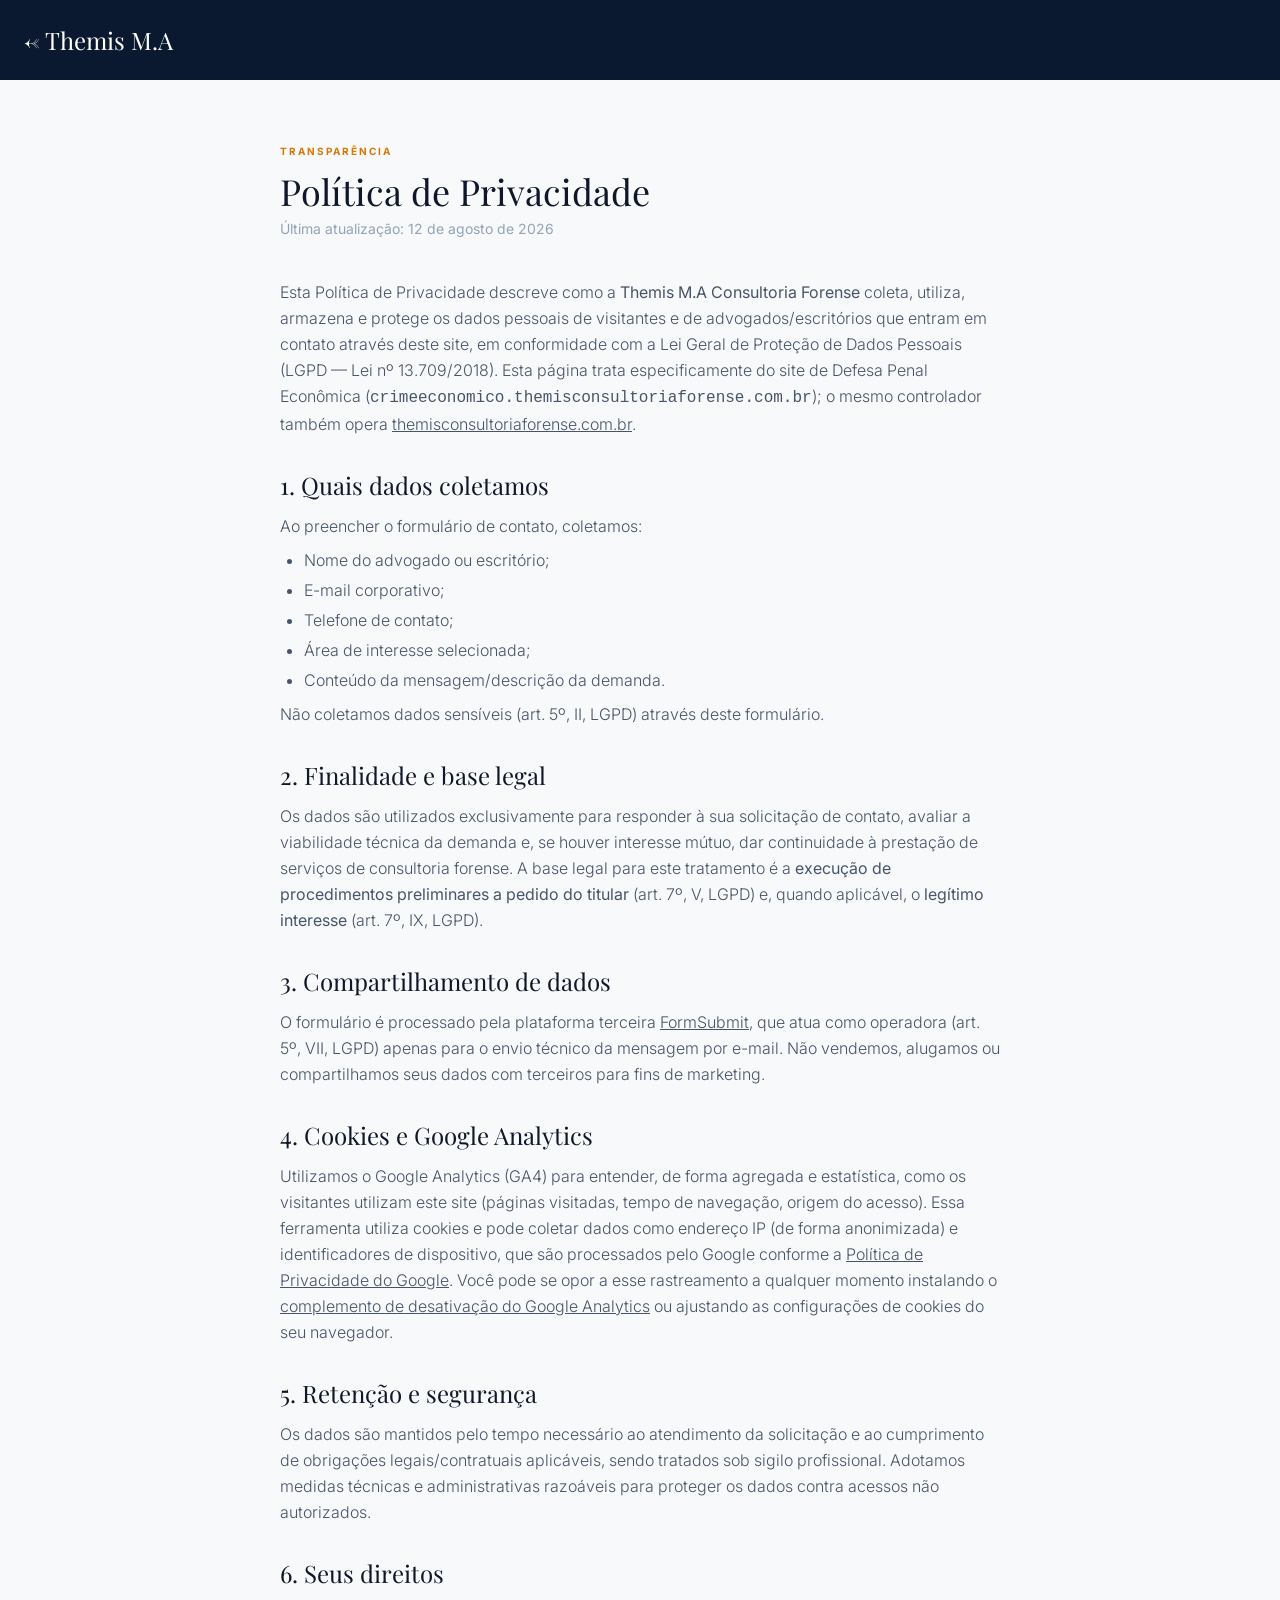
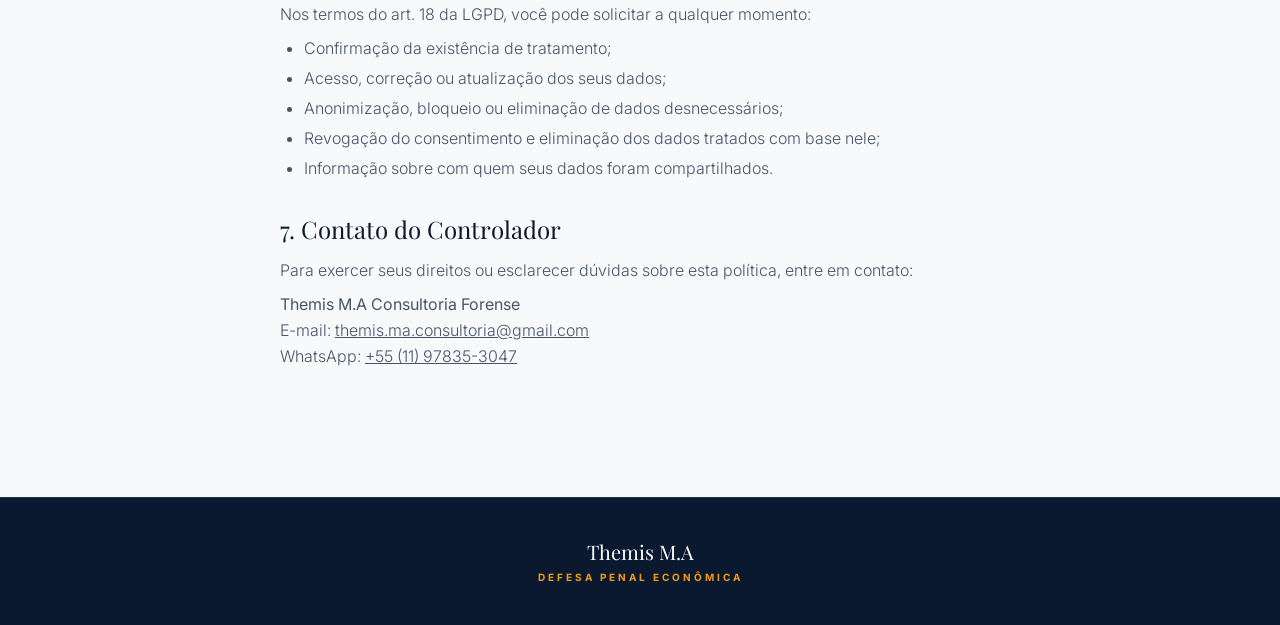
<file: privacidade.html>
<!DOCTYPE html>
<html lang="pt-BR">
<head>
    <meta charset="UTF-8">
    <meta name="viewport" content="width=device-width, initial-scale=1.0">

    <!-- Google tag (gtag.js) -->
    <script async src="https://www.googletagmanager.com/gtag/js?id=G-5MSVHK6R25"></script>
    <script>
      window.dataLayer = window.dataLayer || [];
      function gtag(){dataLayer.push(arguments);}
      gtag('js', new Date());
      gtag('config', 'G-5MSVHK6R25');
    </script>

    <title>Política de Privacidade | Themis M.A Defesa Penal Econômica</title>
    <meta name="description" content="Política de Privacidade da Themis M.A Consultoria Forense: como coletamos, usamos e protegemos os seus dados, em conformidade com a LGPD (Lei 13.709/2018).">
    <meta name="robots" content="noindex, follow">
    <link rel="canonical" href="https://crimeeconomico.themisconsultoriaforense.com.br/privacidade.html">
    <link rel="icon" type="image/png" href="/assets/img/favicon-logo.png">

    <link rel="stylesheet" href="/assets/css/tailwind.css">
    <link href="https://fonts.googleapis.com/css2?family=Inter:wght@300;400;500;600;700&family=Playfair+Display:wght@600;700;800&display=swap" rel="stylesheet">
    <style>
        body { font-family: 'Inter', sans-serif; }
        h1, h2, .font-serif { font-family: 'Playfair Display', serif; }
        .navy-bg { background-color: #0A192F; }
        .accent-gold { color: #D4AF37; }
    </style>
</head>
<body class="bg-[#F8F9FA] text-slate-800">

    <header class="navy-bg py-6">
        <div class="container mx-auto px-6">
            <a href="/" class="text-white font-serif text-2xl hover:text-amber-400 transition-colors">&larr; Themis M.A</a>
        </div>
    </header>

    <main class="container mx-auto px-6 py-16 max-w-3xl">
        <span class="text-amber-600 font-bold tracking-[0.2em] text-[10px] uppercase mb-3 block">Transparência</span>
        <h1 class="text-4xl font-serif text-slate-900 mb-2">Política de Privacidade</h1>
        <p class="text-sm text-slate-400 mb-10">Última atualização: 12 de agosto de 2026</p>

        <div class="prose prose-slate max-w-none space-y-8 text-slate-600 leading-relaxed font-light">
            <p>
                Esta Política de Privacidade descreve como a <strong>Themis M.A Consultoria Forense</strong>
                coleta, utiliza, armazena e protege os dados pessoais de visitantes e de
                advogados/escritórios que entram em contato através deste site, em conformidade com a
                Lei Geral de Proteção de Dados Pessoais (LGPD — Lei nº 13.709/2018). Esta página trata
                especificamente do site de Defesa Penal Econômica
                (<code>crimeeconomico.themisconsultoriaforense.com.br</code>); o mesmo controlador também
                opera <a href="https://themisconsultoriaforense.com.br/" class="underline hover:text-amber-600">themisconsultoriaforense.com.br</a>.
            </p>

            <div>
                <h2 class="text-2xl font-serif text-slate-900 mb-3">1. Quais dados coletamos</h2>
                <p>Ao preencher o formulário de contato, coletamos:</p>
                <ul class="list-disc pl-6 space-y-1 mt-2">
                    <li>Nome do advogado ou escritório;</li>
                    <li>E-mail corporativo;</li>
                    <li>Telefone de contato;</li>
                    <li>Área de interesse selecionada;</li>
                    <li>Conteúdo da mensagem/descrição da demanda.</li>
                </ul>
                <p class="mt-2">Não coletamos dados sensíveis (art. 5º, II, LGPD) através deste formulário.</p>
            </div>

            <div>
                <h2 class="text-2xl font-serif text-slate-900 mb-3">2. Finalidade e base legal</h2>
                <p>
                    Os dados são utilizados exclusivamente para responder à sua solicitação de contato,
                    avaliar a viabilidade técnica da demanda e, se houver interesse mútuo, dar continuidade
                    à prestação de serviços de consultoria forense. A base legal para este tratamento é a
                    <strong> execução de procedimentos preliminares a pedido do titular</strong> (art. 7º, V, LGPD)
                    e, quando aplicável, o <strong>legítimo interesse</strong> (art. 7º, IX, LGPD).
                </p>
            </div>

            <div>
                <h2 class="text-2xl font-serif text-slate-900 mb-3">3. Compartilhamento de dados</h2>
                <p>
                    O formulário é processado pela plataforma terceira <a href="https://formsubmit.co" target="_blank" rel="noopener noreferrer" class="underline hover:text-amber-600">FormSubmit</a>,
                    que atua como operadora (art. 5º, VII, LGPD) apenas para o envio técnico da mensagem por
                    e-mail. Não vendemos, alugamos ou compartilhamos seus dados com terceiros para fins de
                    marketing.
                </p>
            </div>

            <div>
                <h2 class="text-2xl font-serif text-slate-900 mb-3">4. Cookies e Google Analytics</h2>
                <p>
                    Utilizamos o Google Analytics (GA4) para entender, de forma agregada e estatística,
                    como os visitantes utilizam este site (páginas visitadas, tempo de navegação, origem
                    do acesso). Essa ferramenta utiliza cookies e pode coletar dados como endereço IP
                    (de forma anonimizada) e identificadores de dispositivo, que são processados pelo
                    Google conforme a <a href="https://policies.google.com/privacy" target="_blank" rel="noopener noreferrer" class="underline hover:text-amber-600">Política de Privacidade do Google</a>.
                    Você pode se opor a esse rastreamento a qualquer momento instalando o
                    <a href="https://tools.google.com/dlpage/gaoptout" target="_blank" rel="noopener noreferrer" class="underline hover:text-amber-600">complemento de desativação do Google Analytics</a>
                    ou ajustando as configurações de cookies do seu navegador.
                </p>
            </div>

            <div>
                <h2 class="text-2xl font-serif text-slate-900 mb-3">5. Retenção e segurança</h2>
                <p>
                    Os dados são mantidos pelo tempo necessário ao atendimento da solicitação e ao
                    cumprimento de obrigações legais/contratuais aplicáveis, sendo tratados sob sigilo
                    profissional. Adotamos medidas técnicas e administrativas razoáveis para proteger os
                    dados contra acessos não autorizados.
                </p>
            </div>

            <div>
                <h2 class="text-2xl font-serif text-slate-900 mb-3">6. Seus direitos</h2>
                <p>Nos termos do art. 18 da LGPD, você pode solicitar a qualquer momento:</p>
                <ul class="list-disc pl-6 space-y-1 mt-2">
                    <li>Confirmação da existência de tratamento;</li>
                    <li>Acesso, correção ou atualização dos seus dados;</li>
                    <li>Anonimização, bloqueio ou eliminação de dados desnecessários;</li>
                    <li>Revogação do consentimento e eliminação dos dados tratados com base nele;</li>
                    <li>Informação sobre com quem seus dados foram compartilhados.</li>
                </ul>
            </div>

            <div>
                <h2 class="text-2xl font-serif text-slate-900 mb-3">7. Contato do Controlador</h2>
                <p>
                    Para exercer seus direitos ou esclarecer dúvidas sobre esta política, entre em contato:
                </p>
                <p class="mt-2">
                    <strong>Themis M.A Consultoria Forense</strong><br>
                    E-mail: <a href="mailto:themis.ma.consultoria@gmail.com" class="underline hover:text-amber-600">themis.ma.consultoria@gmail.com</a><br>
                    WhatsApp: <a href="https://wa.me/5511978353047" target="_blank" rel="noopener noreferrer" class="underline hover:text-amber-600">+55 (11) 97835-3047</a>
                </p>
            </div>
        </div>
    </main>

    <footer class="navy-bg text-white py-10 border-t border-white/10 mt-16">
        <div class="container mx-auto px-6 text-center">
            <p class="font-serif text-xl">Themis M.A</p>
            <p class="text-[10px] uppercase tracking-[0.3em] text-amber-500 font-bold mt-1">Defesa Penal Econômica</p>
        </div>
    </footer>
</body>
</html>
</file>
